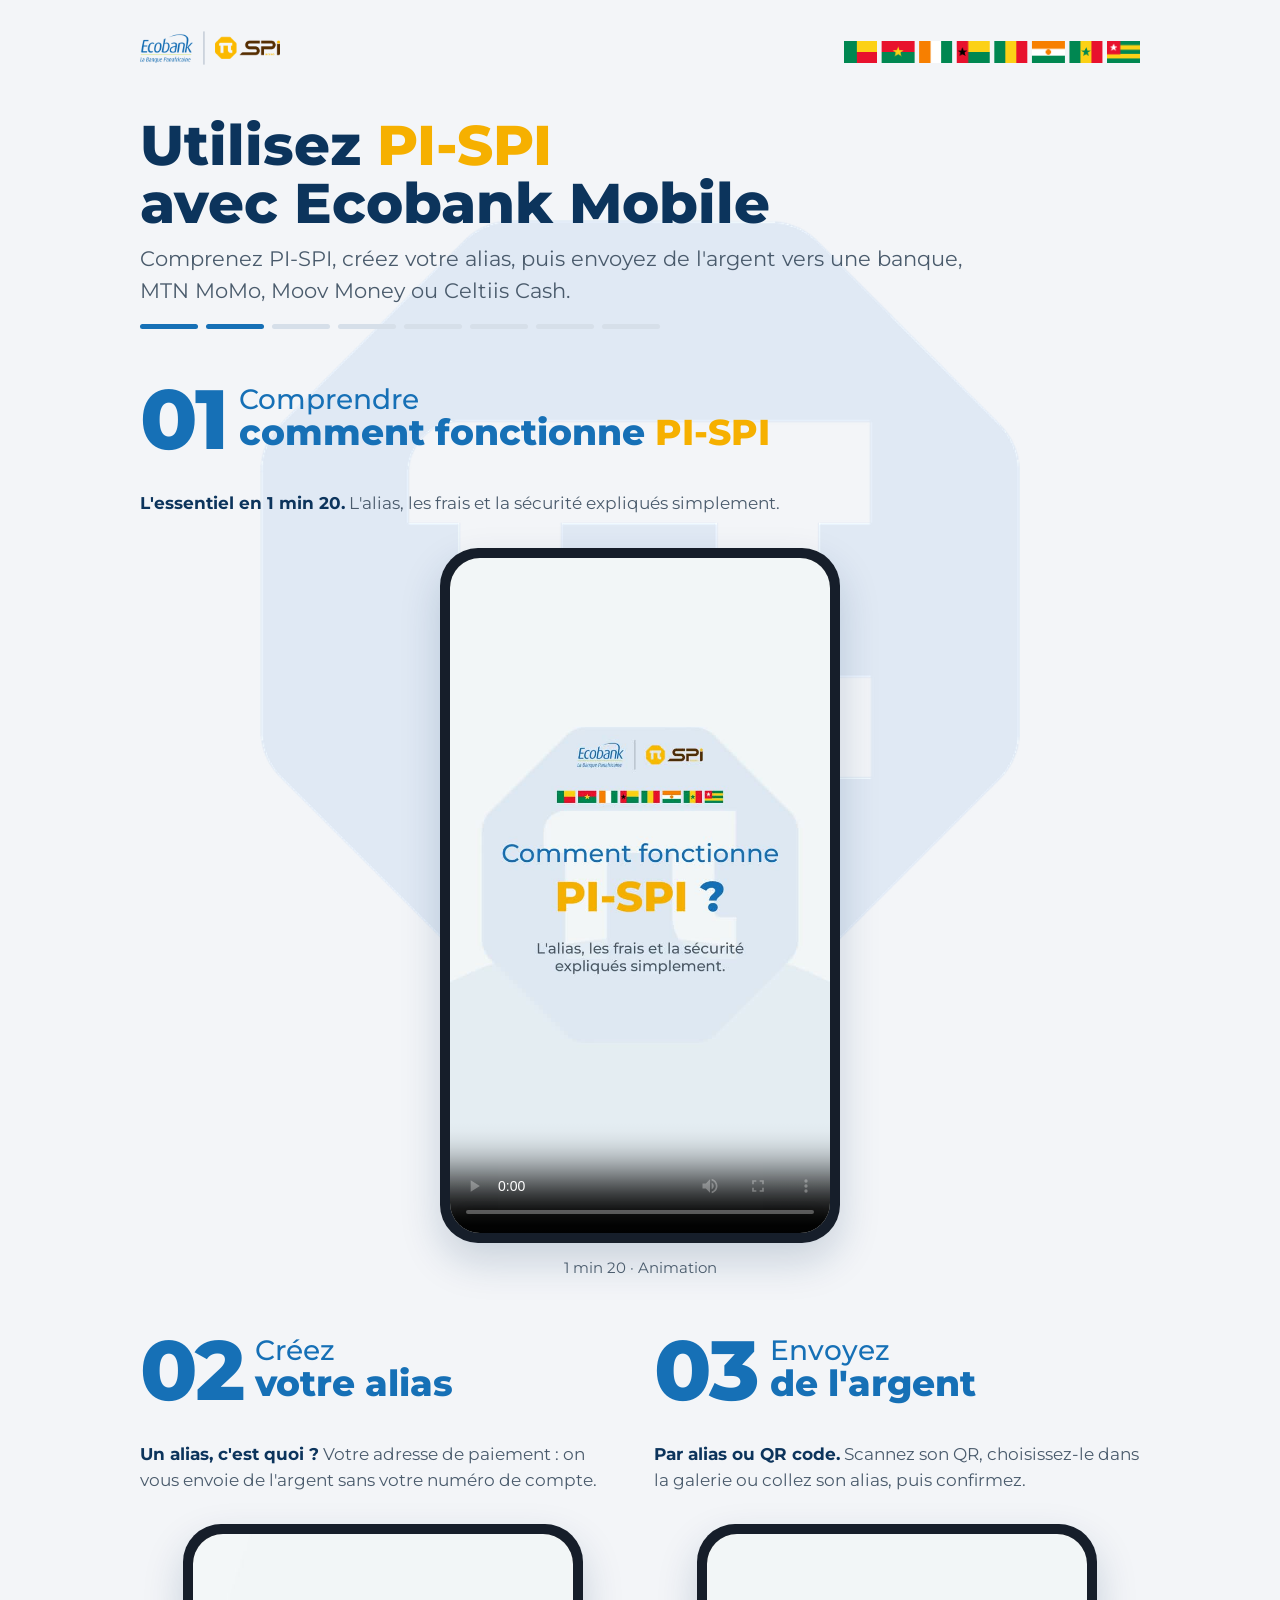
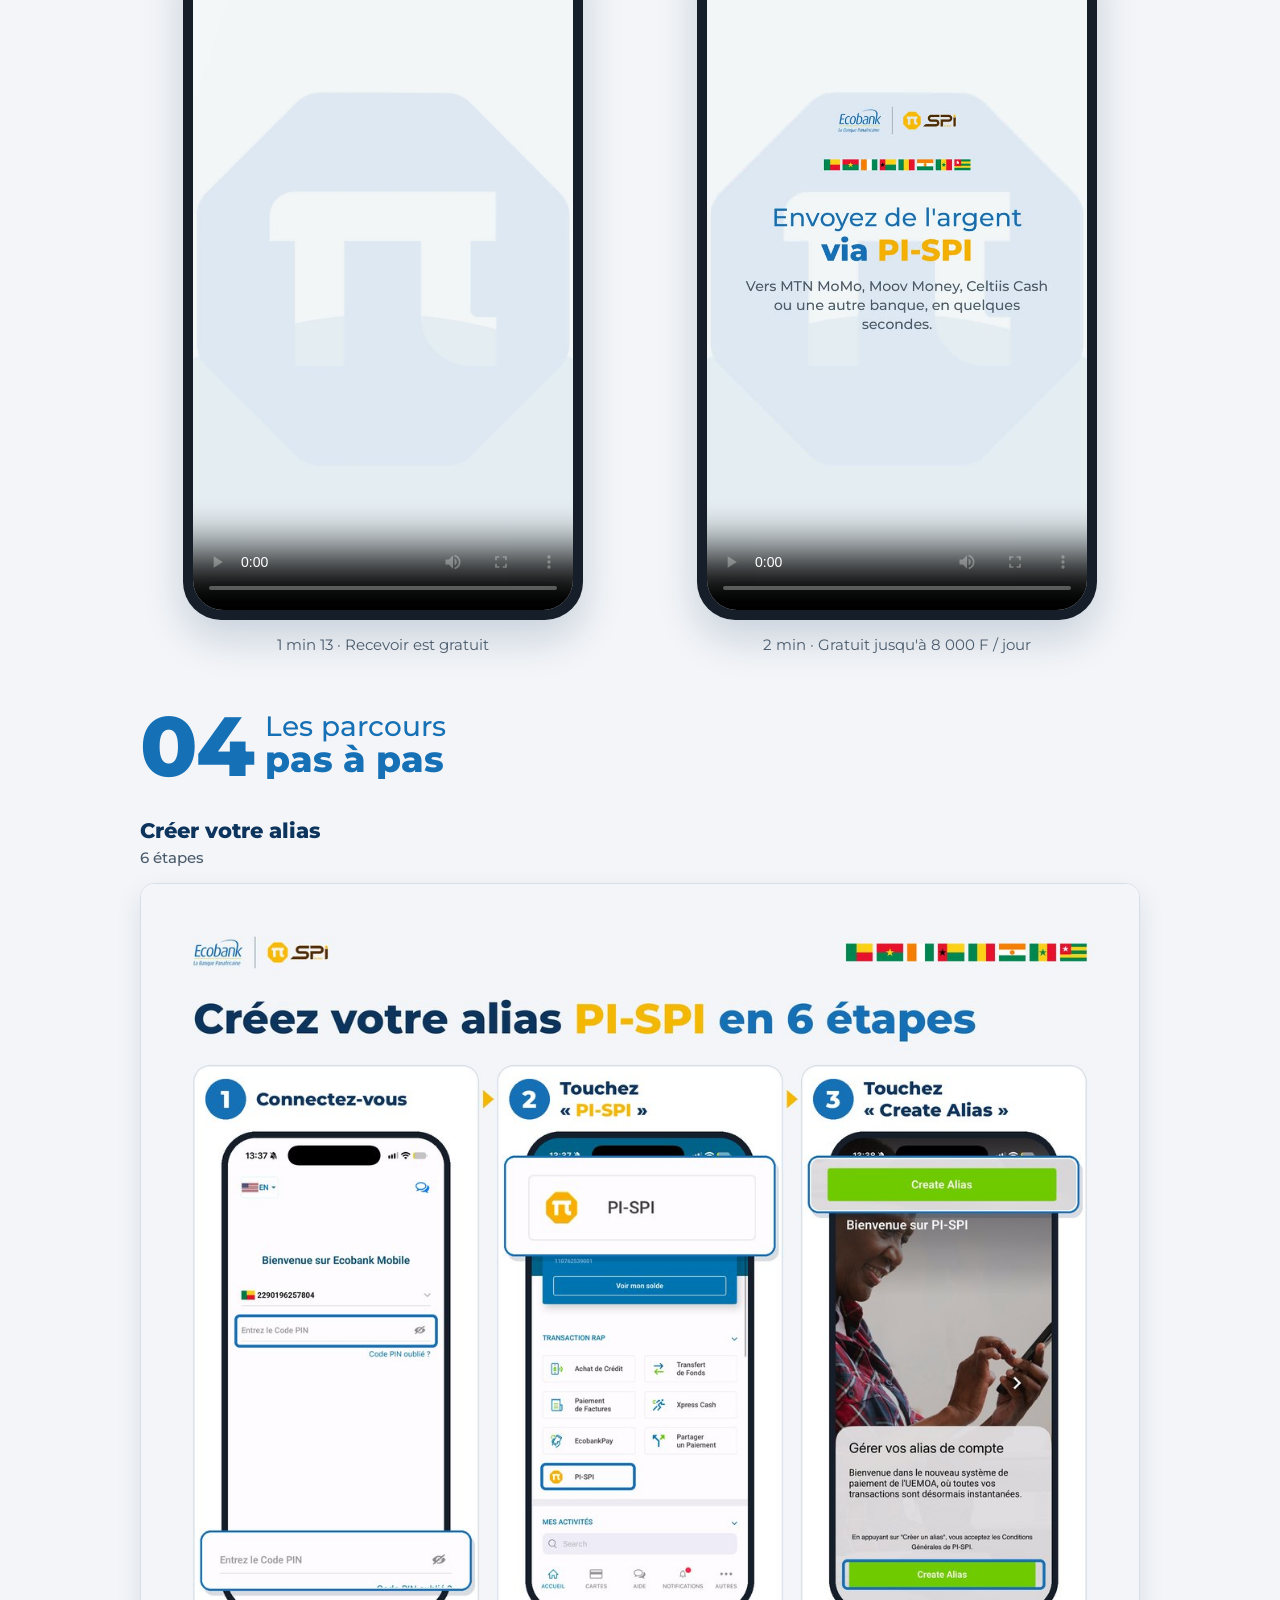
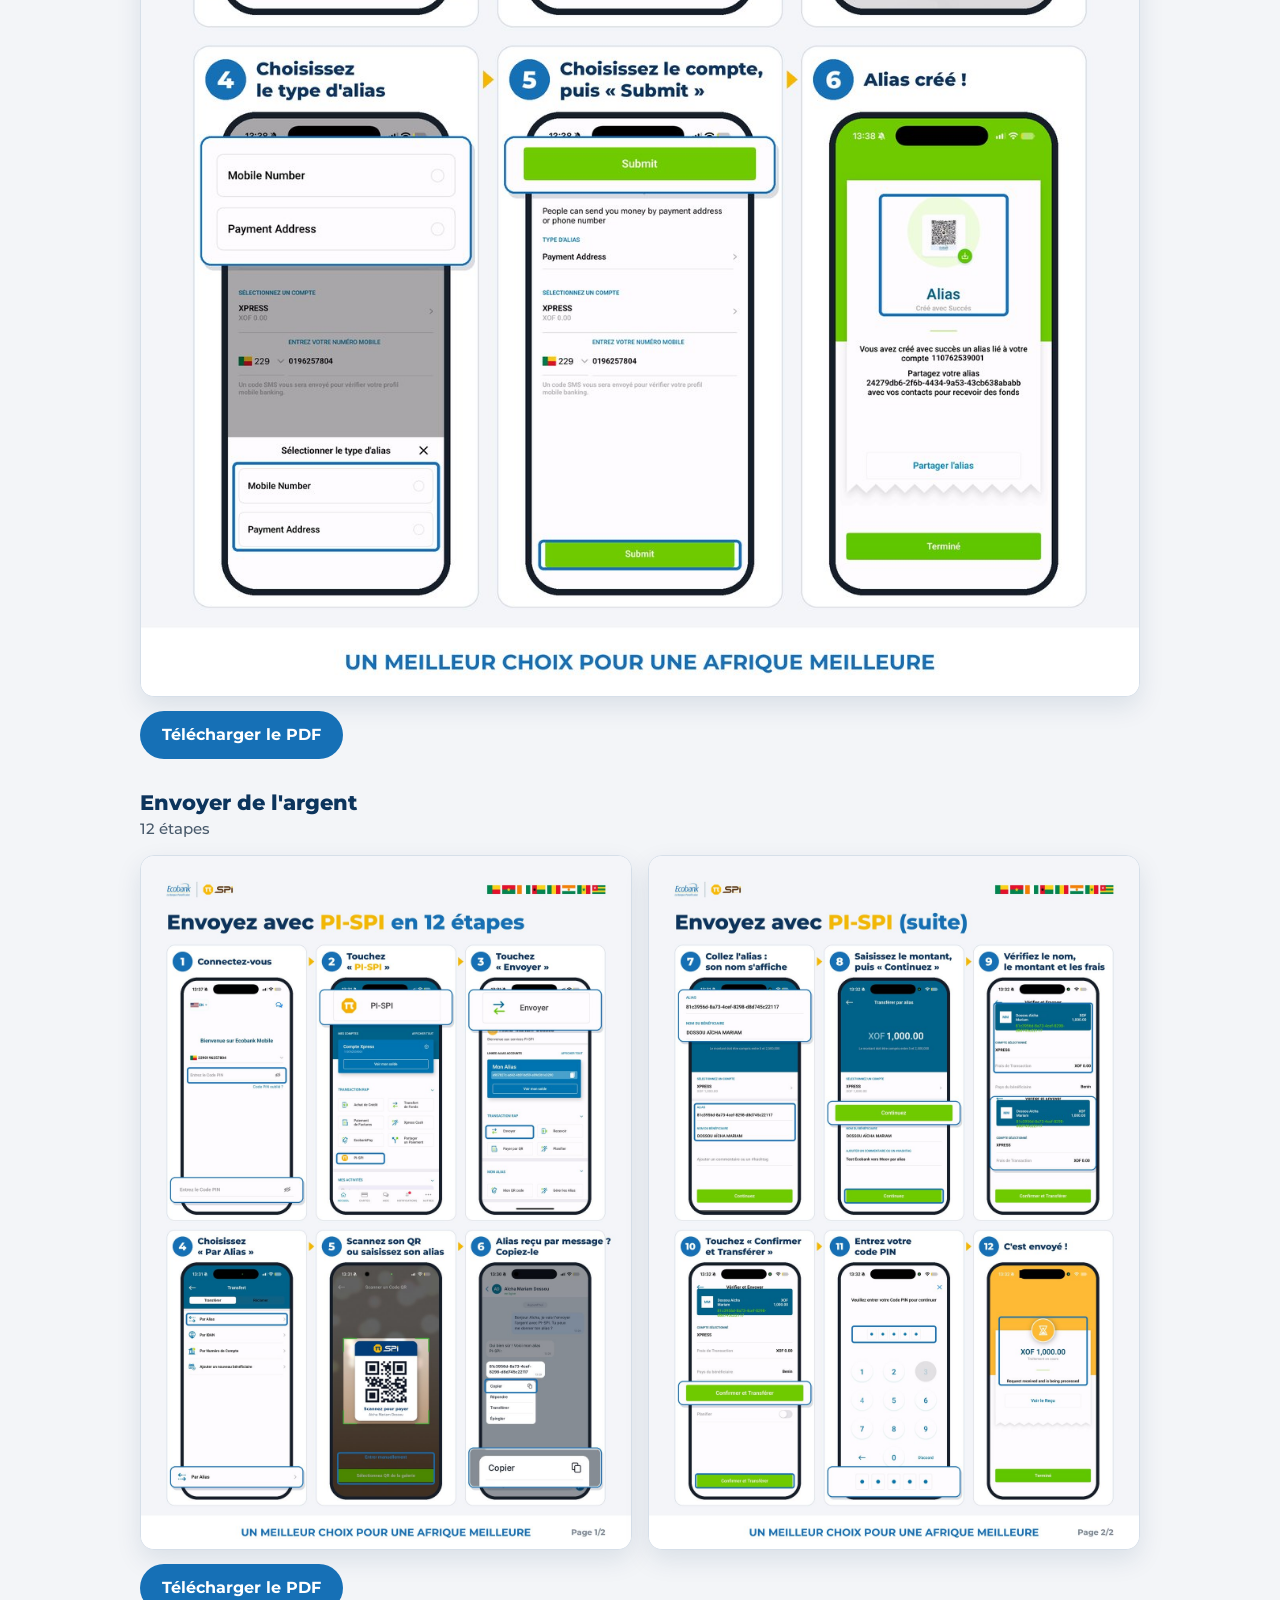
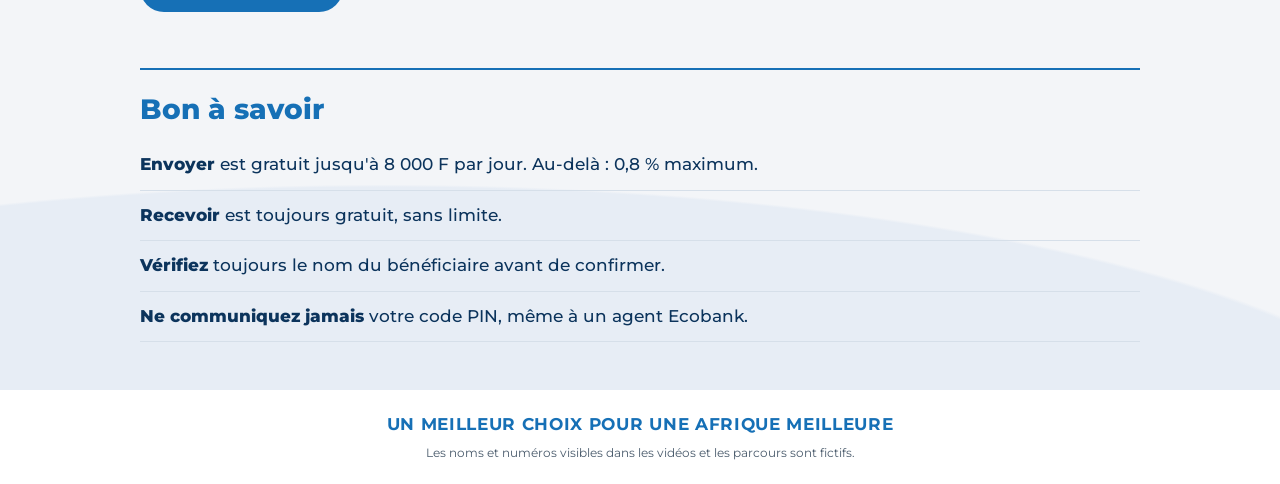
<file: index.html>
<!doctype html>
<html lang="fr">
<head>
<meta charset="utf-8">
<meta name="viewport" content="width=device-width, initial-scale=1, viewport-fit=cover">
<title>Tutoriels PI-SPI</title>
<meta name="description" content="Comprendre PI-SPI, créer son alias et envoyer de l'argent avec Ecobank Mobile.">
<link rel="preconnect" href="https://fonts.googleapis.com"><link rel="preconnect" href="https://fonts.gstatic.com" crossorigin>
<link rel="stylesheet" href="https://fonts.googleapis.com/css2?family=Montserrat:wght@500;600;700;800&display=swap">
<link rel="stylesheet" href="assets/charte.css">
</head>
<body>
<header class="entete">
  <a href="./"><img class="logos" src="assets/logos.png" alt="Ecobank | PI-SPI" width="404" height="150"></a>
  <img class="drapeaux" src="assets/drapeaux.png" alt="Pays de l'UEMOA" width="646" height="48">
</header>
<main>
  <section class="hero">
    <h1>Utilisez <span class="spi">PI-SPI</span><br>avec Ecobank Mobile</h1>
    <p>Comprenez PI-SPI, créez votre alias, puis envoyez de l'argent vers une banque, MTN MoMo, Moov Money ou Celtiis Cash.</p>
    <div class="barres" aria-hidden="true"><span class="on"></span><span class="on"></span><span></span><span></span><span></span><span></span><span></span><span></span></div>
  </section>

  <section class="video" id="comprendre">
    <h2 class="titre"><span class="num">01</span><span class="txt"><span class="l1">Comprendre</span><span class="l2">comment fonctionne <span class="spi">PI-SPI</span></span></span></h2>
    <p class="legende"><b>L'essentiel en 1 min 20.</b> L'alias, les frais et la sécurité expliqués simplement.</p>
    <div class="cadre"><video controls playsinline preload="metadata" poster="explication.jpg" src="explication.mp4"></video></div>
      <p class="meta">1 min 20 · Animation</p>
  </section>

  <div class="videos">
    <section class="video" id="alias">
      <h2 class="titre"><span class="num">02</span><span class="txt"><span class="l1">Créez</span><span class="l2">votre alias</span></span></h2>
      <p class="legende"><b>Un alias, c'est quoi ?</b> Votre adresse de paiement : on vous envoie de l'argent sans votre numéro de compte.</p>
      <div class="cadre"><video controls playsinline preload="metadata" poster="alias.jpg" src="alias.mp4"></video></div>
      <p class="meta">1 min 13 · Recevoir est gratuit</p>
    </section>
    <section class="video" id="transfert">
      <h2 class="titre"><span class="num">03</span><span class="txt"><span class="l1">Envoyez</span><span class="l2">de l'argent</span></span></h2>
      <p class="legende"><b>Par alias ou QR code.</b> Scannez son QR, choisissez-le dans la galerie ou collez son alias, puis confirmez.</p>
      <div class="cadre"><video controls playsinline preload="metadata" poster="transfert.jpg" src="transfert.mp4"></video></div>
      <p class="meta">2 min · Gratuit jusqu'à 8 000 F / jour</p>
    </section>
  </div>

  <section class="parcours" id="parcours">
    <h2 class="titre"><span class="num">04</span><span class="txt"><span class="l1">Les parcours</span><span class="l2">pas à pas</span></span></h2>
    <div class="fiche">
      <h3 class="fiche-titre">Créer votre alias <span>6 étapes</span></h3>
      <div class="pages">
        <a href="parcours/parcours_creation_alias.jpg"><img src="parcours/parcours_creation_alias.jpg" alt="Parcours de création d'alias PI-SPI en 6 étapes" loading="lazy" width="1240" height="1754"></a>
      </div>
      <a class="bouton" href="parcours/parcours_creation_alias.pdf">Télécharger le PDF</a>
    </div>
    <div class="fiche">
      <h3 class="fiche-titre">Envoyer de l'argent <span>12 étapes</span></h3>
      <div class="pages">
        <a href="parcours/parcours_transaction_pispi_p1.jpg"><img src="parcours/parcours_transaction_pispi_p1.jpg" alt="Envoi d'argent PI-SPI, étapes 1 à 6" loading="lazy" width="1240" height="1754"></a>
        <a href="parcours/parcours_transaction_pispi_p2.jpg"><img src="parcours/parcours_transaction_pispi_p2.jpg" alt="Envoi d'argent PI-SPI, étapes 7 à 12" loading="lazy" width="1240" height="1754"></a>
      </div>
      <a class="bouton" href="parcours/parcours_transaction_pispi.pdf">Télécharger le PDF</a>
    </div>
  </section>

  <aside class="savoir">
    <h2>Bon à savoir</h2>
    <ul>
      <li><strong>Envoyer</strong> est gratuit jusqu'à 8 000 F par jour. Au-delà : 0,8 % maximum.</li>
      <li><strong>Recevoir</strong> est toujours gratuit, sans limite.</li>
      <li><strong>Vérifiez</strong> toujours le nom du bénéficiaire avant de confirmer.</li>
      <li><strong>Ne communiquez jamais</strong> votre code PIN, même à un agent Ecobank.</li>
    </ul>
  </aside>
</main>
<script>
function montrer() {
  var id = (location.hash || '').slice(1), el = id && document.getElementById(id);
  document.querySelectorAll('.video').forEach(function (v) { v.classList.toggle('focus', v === el); });
  if (el) el.scrollIntoView({ block: 'start' });
}
window.addEventListener('hashchange', montrer); montrer();
</script>
<footer class="pied">
  <p class="slogan">Un meilleur choix pour une Afrique meilleure</p>
  <small>Les noms et numéros visibles dans les vidéos et les parcours sont fictifs.</small>
</footer>
</body>
</html>
</file>
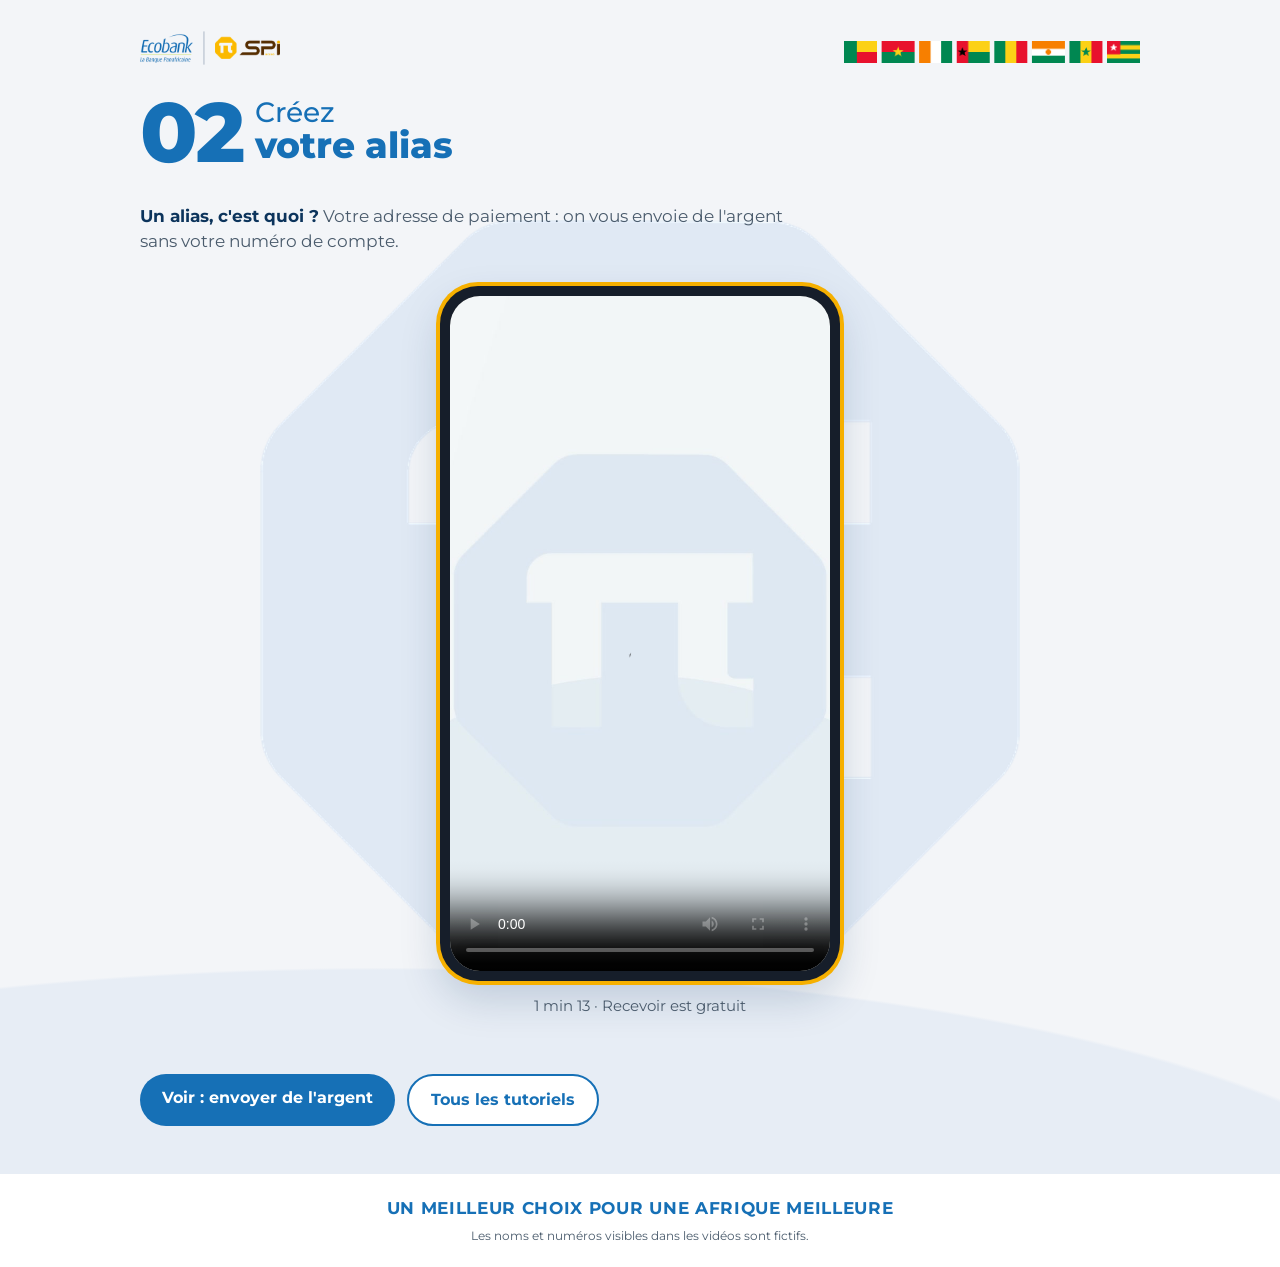
<file: alias.html>
<!doctype html>
<html lang="fr">
<head>
<meta charset="utf-8">
<meta name="viewport" content="width=device-width, initial-scale=1, viewport-fit=cover">
<title>Créer votre alias PI-SPI</title>
<meta name="description" content="Votre adresse de paiement : on vous envoie de l'argent sans votre numéro de compte.">
<link rel="preconnect" href="https://fonts.googleapis.com"><link rel="preconnect" href="https://fonts.gstatic.com" crossorigin>
<link rel="stylesheet" href="https://fonts.googleapis.com/css2?family=Montserrat:wght@500;600;700;800&display=swap">
<link rel="stylesheet" href="assets/charte.css">
</head>
<body>
<header class="entete">
  <a href="./"><img class="logos" src="assets/logos.png" alt="Ecobank | PI-SPI" width="404" height="150"></a>
  <img class="drapeaux" src="assets/drapeaux.png" alt="Pays de l'UEMOA" width="646" height="48">
</header>
<main>
  <section class="video focus">
    <h2 class="titre"><span class="num">02</span><span class="txt"><span class="l1">Créez</span><span class="l2">votre alias</span></span></h2>
    <p class="legende"><b>Un alias, c'est quoi ?</b> Votre adresse de paiement : on vous envoie de l'argent sans votre numéro de compte.</p>
    <div class="cadre"><video controls playsinline preload="metadata" poster="alias.jpg" src="alias.mp4"></video></div>
      <p class="meta">1 min 13 · Recevoir est gratuit</p>
  </section>
  <div style="display:flex;gap:12px;flex-wrap:wrap">
    <a class="bouton" href="transfert.html">Voir : envoyer de l'argent</a>
    <a class="bouton clair" href="./">Tous les tutoriels</a>
  </div>
</main>
<footer class="pied">
  <p class="slogan">Un meilleur choix pour une Afrique meilleure</p>
  <small>Les noms et numéros visibles dans les vidéos sont fictifs.</small>
</footer>
</body>
</html>
</file>
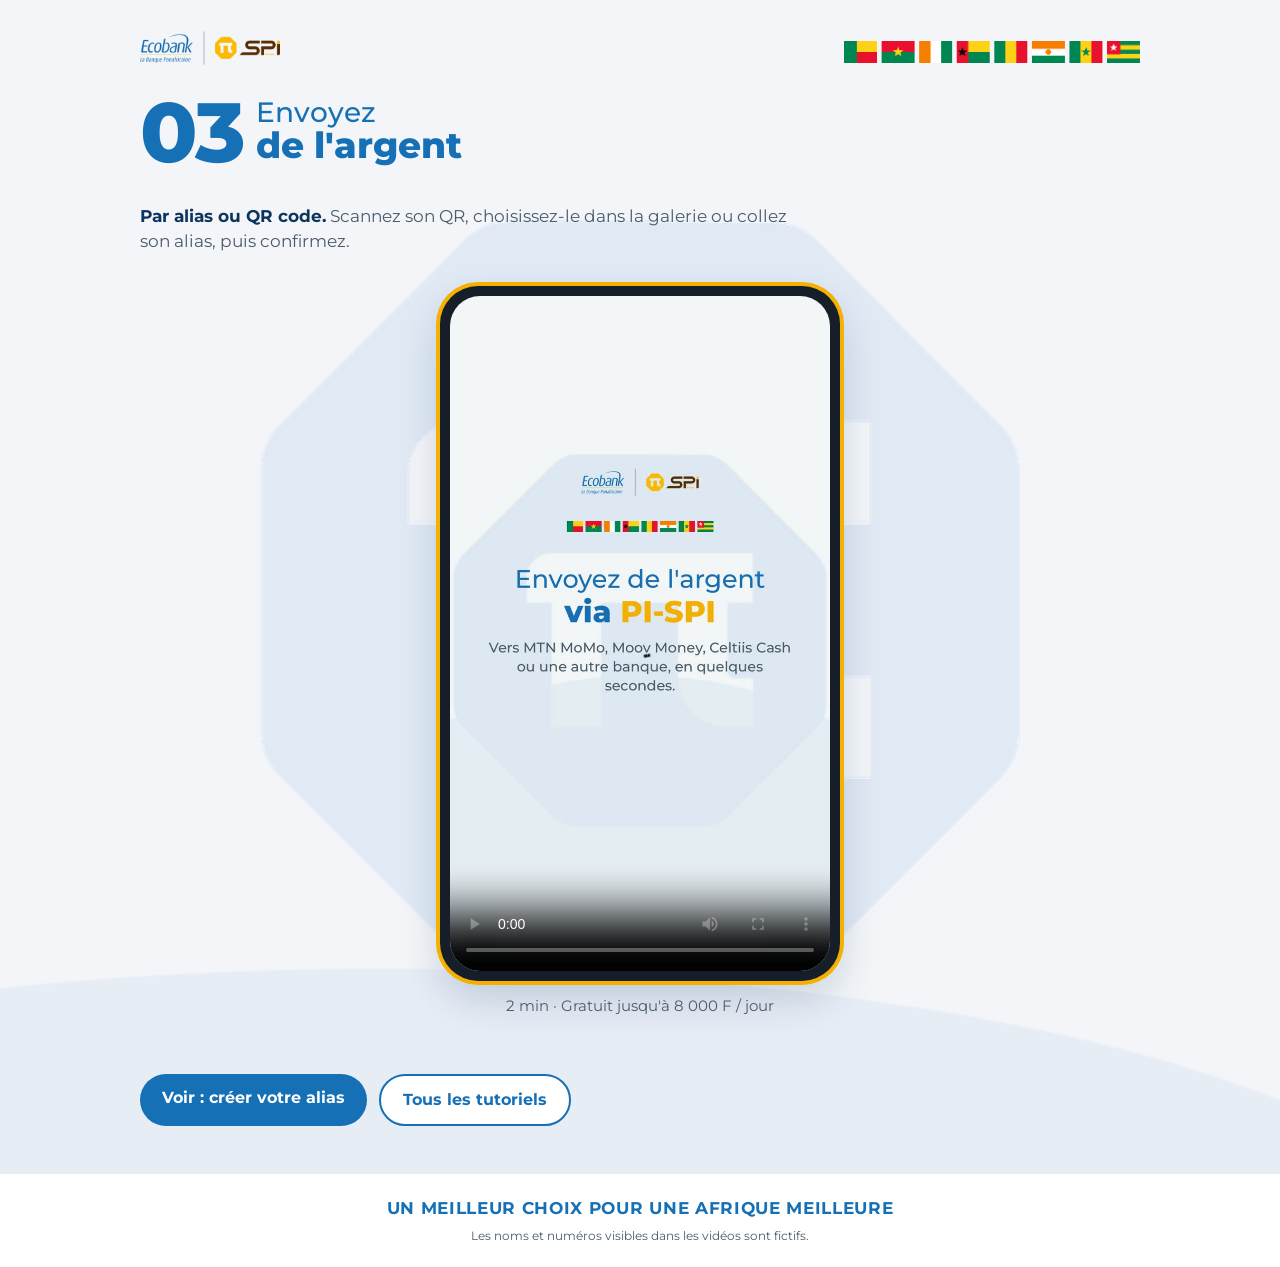
<file: transfert.html>
<!doctype html>
<html lang="fr">
<head>
<meta charset="utf-8">
<meta name="viewport" content="width=device-width, initial-scale=1, viewport-fit=cover">
<title>Envoyer de l'argent avec PI-SPI</title>
<meta name="description" content="Scannez son QR, choisissez-le dans la galerie ou collez son alias, puis confirmez.">
<link rel="preconnect" href="https://fonts.googleapis.com"><link rel="preconnect" href="https://fonts.gstatic.com" crossorigin>
<link rel="stylesheet" href="https://fonts.googleapis.com/css2?family=Montserrat:wght@500;600;700;800&display=swap">
<link rel="stylesheet" href="assets/charte.css">
</head>
<body>
<header class="entete">
  <a href="./"><img class="logos" src="assets/logos.png" alt="Ecobank | PI-SPI" width="404" height="150"></a>
  <img class="drapeaux" src="assets/drapeaux.png" alt="Pays de l'UEMOA" width="646" height="48">
</header>
<main>
  <section class="video focus">
    <h2 class="titre"><span class="num">03</span><span class="txt"><span class="l1">Envoyez</span><span class="l2">de l'argent</span></span></h2>
    <p class="legende"><b>Par alias ou QR code.</b> Scannez son QR, choisissez-le dans la galerie ou collez son alias, puis confirmez.</p>
    <div class="cadre"><video controls playsinline preload="metadata" poster="transfert.jpg" src="transfert.mp4"></video></div>
      <p class="meta">2 min · Gratuit jusqu'à 8 000 F / jour</p>
  </section>
  <div style="display:flex;gap:12px;flex-wrap:wrap">
    <a class="bouton" href="alias.html">Voir : créer votre alias</a>
    <a class="bouton clair" href="./">Tous les tutoriels</a>
  </div>
</main>
<footer class="pied">
  <p class="slogan">Un meilleur choix pour une Afrique meilleure</p>
  <small>Les noms et numéros visibles dans les vidéos sont fictifs.</small>
</footer>
</body>
</html>
</file>
<file: assets/charte.css>
/* Charte Ecobank × PI-SPI : mêmes couleurs, typographie et repères que les vidéos et les affiches. */
:root {
  --bleu: #1670b6;        /* titres */
  --bleu-fonce: #0c345c;  /* texte fort */
  --gris: #4a5b6c;        /* texte courant */
  --fond: #f3f5f8;        /* fond clair */
  --courbe: #e7edf5;      /* grande courbe en bas de page */
  --trait: #d6dfe9;       /* barres d'étapes à venir, bordures */
  --jaune: #f6b000;       /* PI-SPI */
  --vert: #2ea05a;
  --blanc: #ffffff;
  --police: "Montserrat", "Segoe UI", Arial, sans-serif;
  color-scheme: light;
}
* { box-sizing: border-box; }
html { -webkit-text-size-adjust: 100%; }
body {
  margin: 0; font-family: var(--police); color: var(--gris); font-size: 17px; line-height: 1.5;
  background: var(--fond);
  background-image: url("pi.png"), radial-gradient(ellipse 140% 55% at 30% 100%, var(--courbe) 0 60%, transparent 60.5%);
  background-repeat: no-repeat; background-position: center 220px, bottom; background-size: min(760px, 120vw), 100% 900px;
  background-attachment: scroll;
}
img, video { max-width: 100%; }
.spi { color: var(--jaune); font-weight: 800; white-space: nowrap; }

/* En-tête : logos | drapeaux */
.entete { display: flex; align-items: center; justify-content: space-between; gap: 16px; flex-wrap: wrap;
  max-width: 1040px; margin: 0 auto; padding-block: 22px 8px;
  padding-left: max(20px, env(safe-area-inset-left, 0px)); padding-right: max(20px, env(safe-area-inset-right, 0px)); }
.entete .logos { height: 52px; width: auto; }
.entete .drapeaux { height: 22px; width: auto; }
@media (max-width: 520px) { .entete { flex-wrap: nowrap; } .entete .logos { height: 40px; } .entete .drapeaux { height: 13px; } }

main { max-width: 1040px; margin: 0 auto; padding-block: 8px 48px;
  padding-left: max(20px, env(safe-area-inset-left, 0px)); padding-right: max(20px, env(safe-area-inset-right, 0px));
  display: grid; gap: 56px; }

/* Titre principal */
.hero h1 { font-weight: 800; color: var(--bleu-fonce); font-size: clamp(32px, 7vw, 56px); line-height: 1.05; margin: 18px 0 10px; text-wrap: balance; }
.hero p { margin: 0; font-size: clamp(17px, 2.6vw, 21px); max-width: 60ch; }

/* Barres d'étapes (comme dans les vidéos) */
.barres { display: grid; grid-auto-flow: column; gap: 8px; margin-top: 18px; max-width: 520px; }
.barres span { height: 5px; border-radius: 3px; background: var(--trait); }
.barres span.on { background: var(--bleu); }

/* Titre de section : gros numéro + titre sur deux lignes */
.titre { display: flex; align-items: flex-end; gap: 12px; margin: 0 0 6px; }
.titre .num { font-weight: 800; font-size: clamp(56px, 11vw, 84px); line-height: .82; color: var(--bleu); letter-spacing: -2px; }
.titre .txt { display: grid; line-height: 1.05; padding-bottom: 2px; }
.titre .l1 { font-weight: 500; color: var(--bleu); font-size: clamp(20px, 3.6vw, 28px); }
.titre .l2 { font-weight: 800; color: var(--bleu); font-size: clamp(24px, 4.6vw, 36px); }
.sous { margin: 4px 0 0; font-size: 18px; }

/* Encadré « légende » avec filet bleu à gauche, comme les captions */
.legende { max-width: 60ch; }
.legende b { color: var(--bleu-fonce); font-weight: 700; }

/* Vidéos */
.videos { display: grid; grid-template-columns: repeat(auto-fit, minmax(290px, 1fr)); gap: 28px; }
.video { display: grid; gap: 14px; align-content: start; min-width: 0; scroll-margin-top: 16px; }
.cadre { background: #161e2a; border-radius: 38px; padding: 10px; box-shadow: 0 18px 40px rgba(12, 52, 92, .18); max-width: 400px; width: 100%; justify-self: center; }
.cadre video { display: block; width: 100%; aspect-ratio: 9 / 16; border-radius: 30px; background: #000; }
.video .meta { text-align: center; font-size: 15px; color: var(--gris); margin: 0; }
.video.focus .cadre { box-shadow: 0 0 0 4px var(--jaune), 0 18px 40px rgba(12, 52, 92, .18); }

/* Parcours */
.parcours { display: grid; gap: 28px; }
.fiche { display: grid; gap: 14px; }
.fiche-titre { margin: 0; font-size: 21px; font-weight: 800; color: var(--bleu-fonce); }
.fiche-titre span { display: block; font-size: 15px; font-weight: 500; color: var(--gris); }
.pages { display: grid; grid-template-columns: repeat(auto-fit, minmax(260px, 1fr)); gap: 16px; }
.pages a { display: block; background: var(--blanc); border: 1px solid var(--trait); border-radius: 14px; overflow: hidden; box-shadow: 0 10px 26px rgba(12, 52, 92, .10); }
.pages img { display: block; width: 100%; height: auto; }
.bouton { justify-self: start; display: inline-block; font-weight: 700; font-size: 16px; color: var(--blanc); background: var(--bleu); border-radius: 999px; padding: 12px 22px; text-decoration: none; }
.bouton.clair { color: var(--bleu); background: var(--blanc); border: 2px solid var(--bleu); }
a:focus-visible { outline: 3px solid var(--jaune); outline-offset: 3px; }

/* Bon à savoir */
.savoir { border-top: 2px solid var(--bleu); padding-top: 18px; display: grid; gap: 4px; }
.savoir h2 { margin: 0 0 6px; font-size: clamp(22px, 4vw, 28px); color: var(--bleu); font-weight: 800; }
.savoir ul { margin: 0; padding: 0; list-style: none; display: grid; }
.savoir li { padding: 12px 0; border-bottom: 1px solid var(--trait); color: var(--bleu-fonce); font-weight: 500; }
.savoir li strong { font-weight: 800; }

/* Pied de page : slogan */
.pied { background: var(--blanc); text-align: center; padding-block: 22px;
  padding-left: max(20px, env(safe-area-inset-left, 0px)); padding-right: max(20px, env(safe-area-inset-right, 0px)); }
.pied .slogan { margin: 0; color: var(--bleu); font-weight: 700; letter-spacing: .04em; text-transform: uppercase; font-size: clamp(13px, 2.4vw, 17px); }
.pied small { display: block; margin-top: 6px; font-size: 12px; color: var(--gris); }
.pied a { color: inherit; }

@media (prefers-reduced-motion: reduce) { * { scroll-behavior: auto !important; } }
</file>
